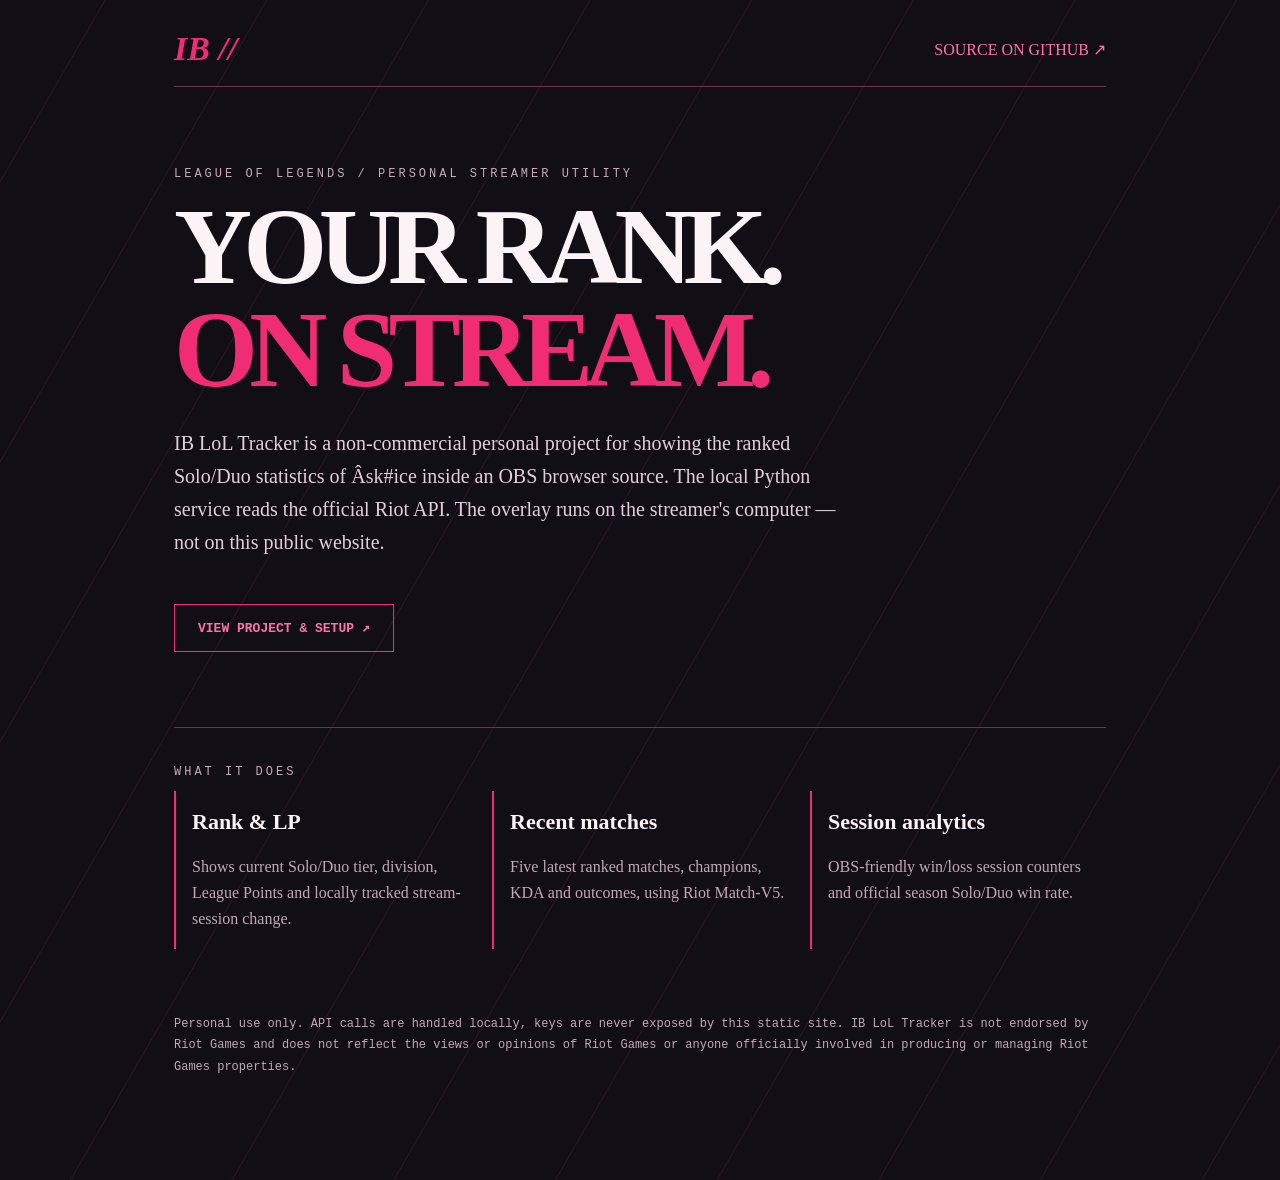
<file: docs/index.html>
<!doctype html><html lang="en"><head><meta charset="utf-8"><meta name="viewport" content="width=device-width,initial-scale=1"><meta name="description" content="IB LoL Tracker — personal OBS ranked statistics overlay for League of Legends."><title>IB LoL Tracker | Personal OBS Overlay</title><style>:root{--bg:#110e16;--pink:#f02d73;--line:#6b334e;--type:#fcf3f6}*{box-sizing:border-box}body{margin:0;background:repeating-linear-gradient(120deg,transparent 0 90px,#301426 91px,transparent 92px 140px),var(--bg);color:var(--type);font-family:Georgia,serif;min-height:100vh}.wrap{max-width:980px;margin:auto;padding:30px 24px 90px}header{display:flex;align-items:center;justify-content:space-between;border-bottom:1px solid var(--line);padding-bottom:18px}header b{font:italic 900 34px Georgia;color:var(--pink)}header a,a{color:#ff75a4;text-decoration:none}main{padding-top:80px}h1{font-size:clamp(52px,9vw,108px);letter-spacing:-.08em;line-height:.95;max-width:820px;margin:15px 0 26px}h1 span{color:var(--pink)}.tag{letter-spacing:.25em;font:12px monospace;color:#c9a9b8;text-transform:uppercase}.intro{max-width:680px;font-size:20px;line-height:1.65;color:#e3cfd8}.rule{border-top:1px solid var(--line);margin-top:75px;padding-top:25px}.features{display:grid;grid-template-columns:repeat(3,1fr);gap:22px}.features article{border-left:2px solid var(--pink);padding-left:16px}.features h2{font-size:22px}.features p,.fine{line-height:1.65;color:#c4a8b8}.cta{display:inline-block;padding:15px 23px;border:1px solid var(--pink);margin-top:25px;font:700 13px monospace}.fine{margin-top:65px;font:12px/1.8 monospace}@media(max-width:700px){main{padding-top:45px}.features{grid-template-columns:1fr}h1{letter-spacing:-.045em}}</style></head><body><div class="wrap"><header><b>IB //</b><a href="https://github.com/ismailbuzdan/ib-lol-tracker">SOURCE ON GITHUB ↗</a></header><main><div class="tag">League of Legends / personal streamer utility</div><h1>YOUR RANK.<br><span>ON STREAM.</span></h1><p class="intro">IB LoL Tracker is a non-commercial personal project for showing the ranked Solo/Duo statistics of Âsk#ice inside an OBS browser source. The local Python service reads the official Riot API. The overlay runs on the streamer's computer — not on this public website.</p><a class="cta" href="https://github.com/ismailbuzdan/ib-lol-tracker">VIEW PROJECT & SETUP ↗</a><section class="rule"><p class="tag">What it does</p><div class="features"><article><h2>Rank & LP</h2><p>Shows current Solo/Duo tier, division, League Points and locally tracked stream-session change.</p></article><article><h2>Recent matches</h2><p>Five latest ranked matches, champions, KDA and outcomes, using Riot Match-V5.</p></article><article><h2>Session analytics</h2><p>OBS-friendly win/loss session counters and official season Solo/Duo win rate.</p></article></div></section><p class="fine">Personal use only. API calls are handled locally, keys are never exposed by this static site. IB LoL Tracker is not endorsed by Riot Games and does not reflect the views or opinions of Riot Games or anyone officially involved in producing or managing Riot Games properties.</p></main></div></body></html>
</file>
